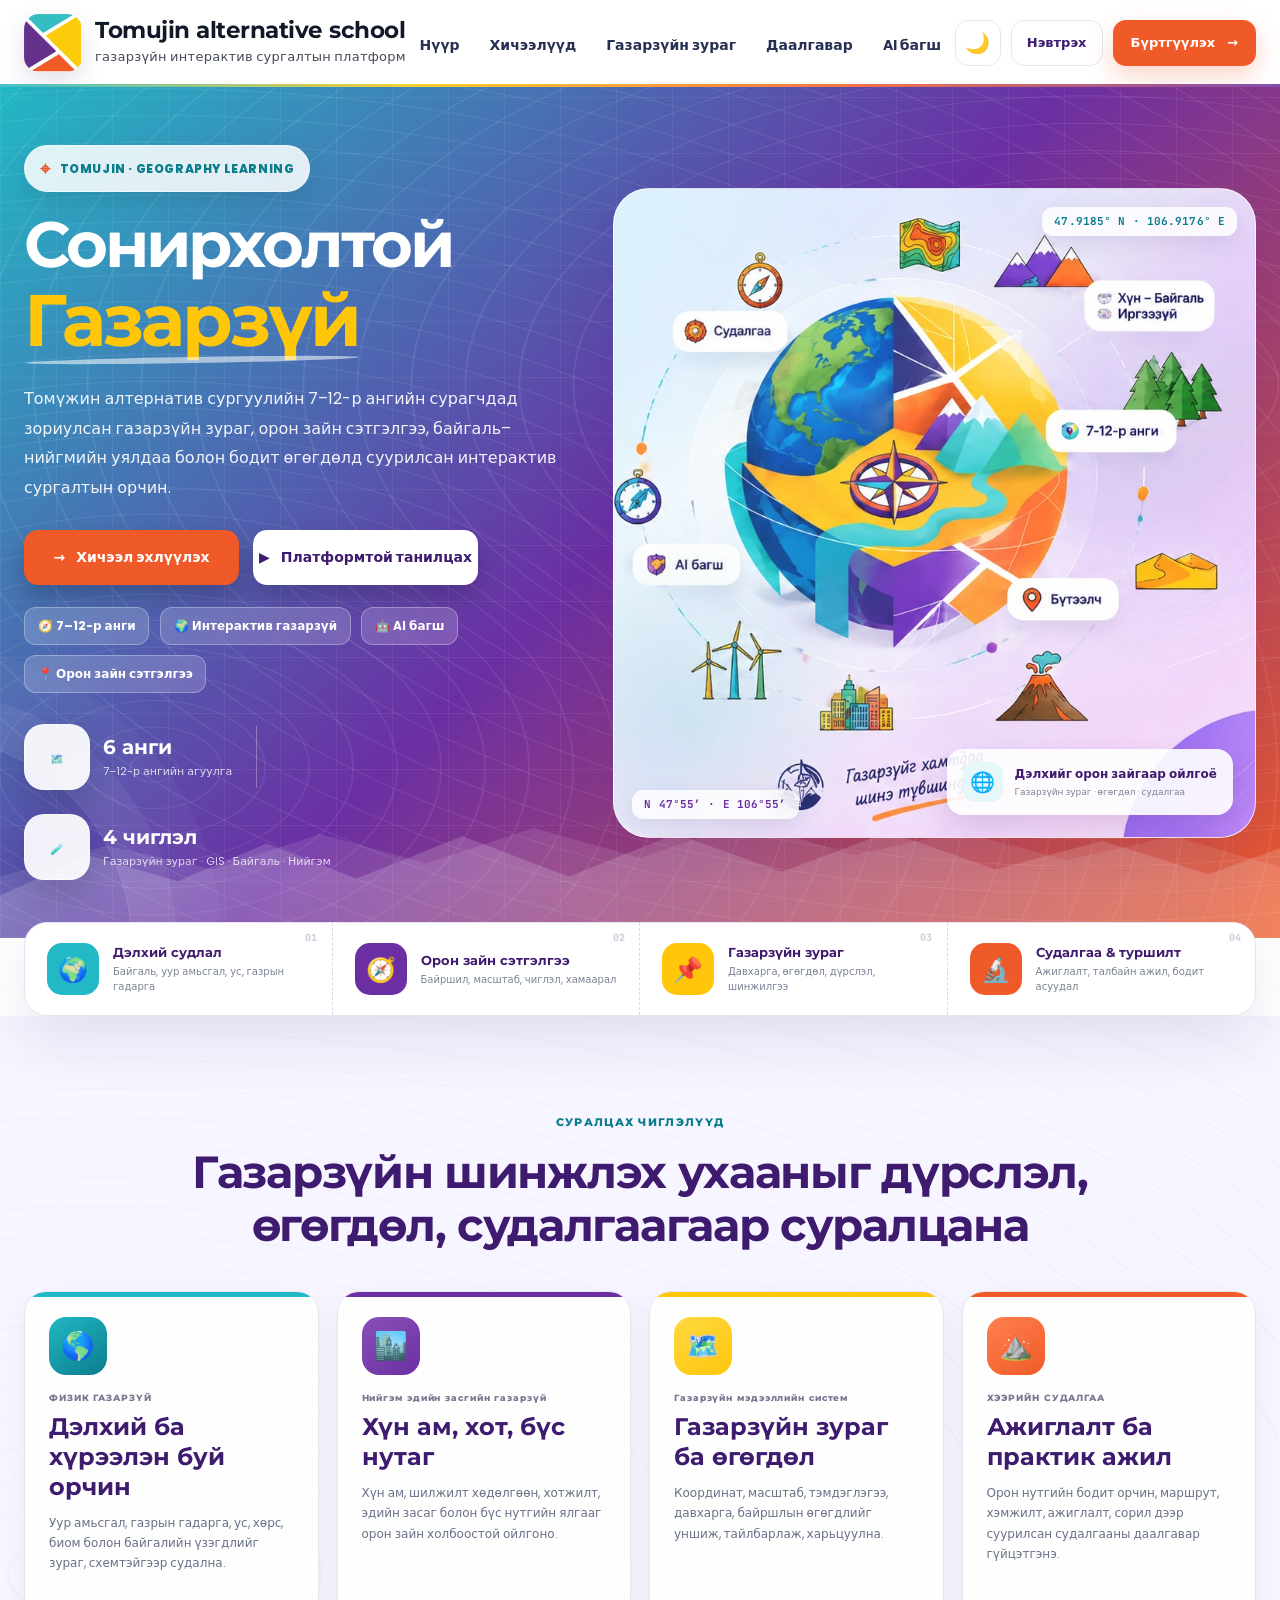
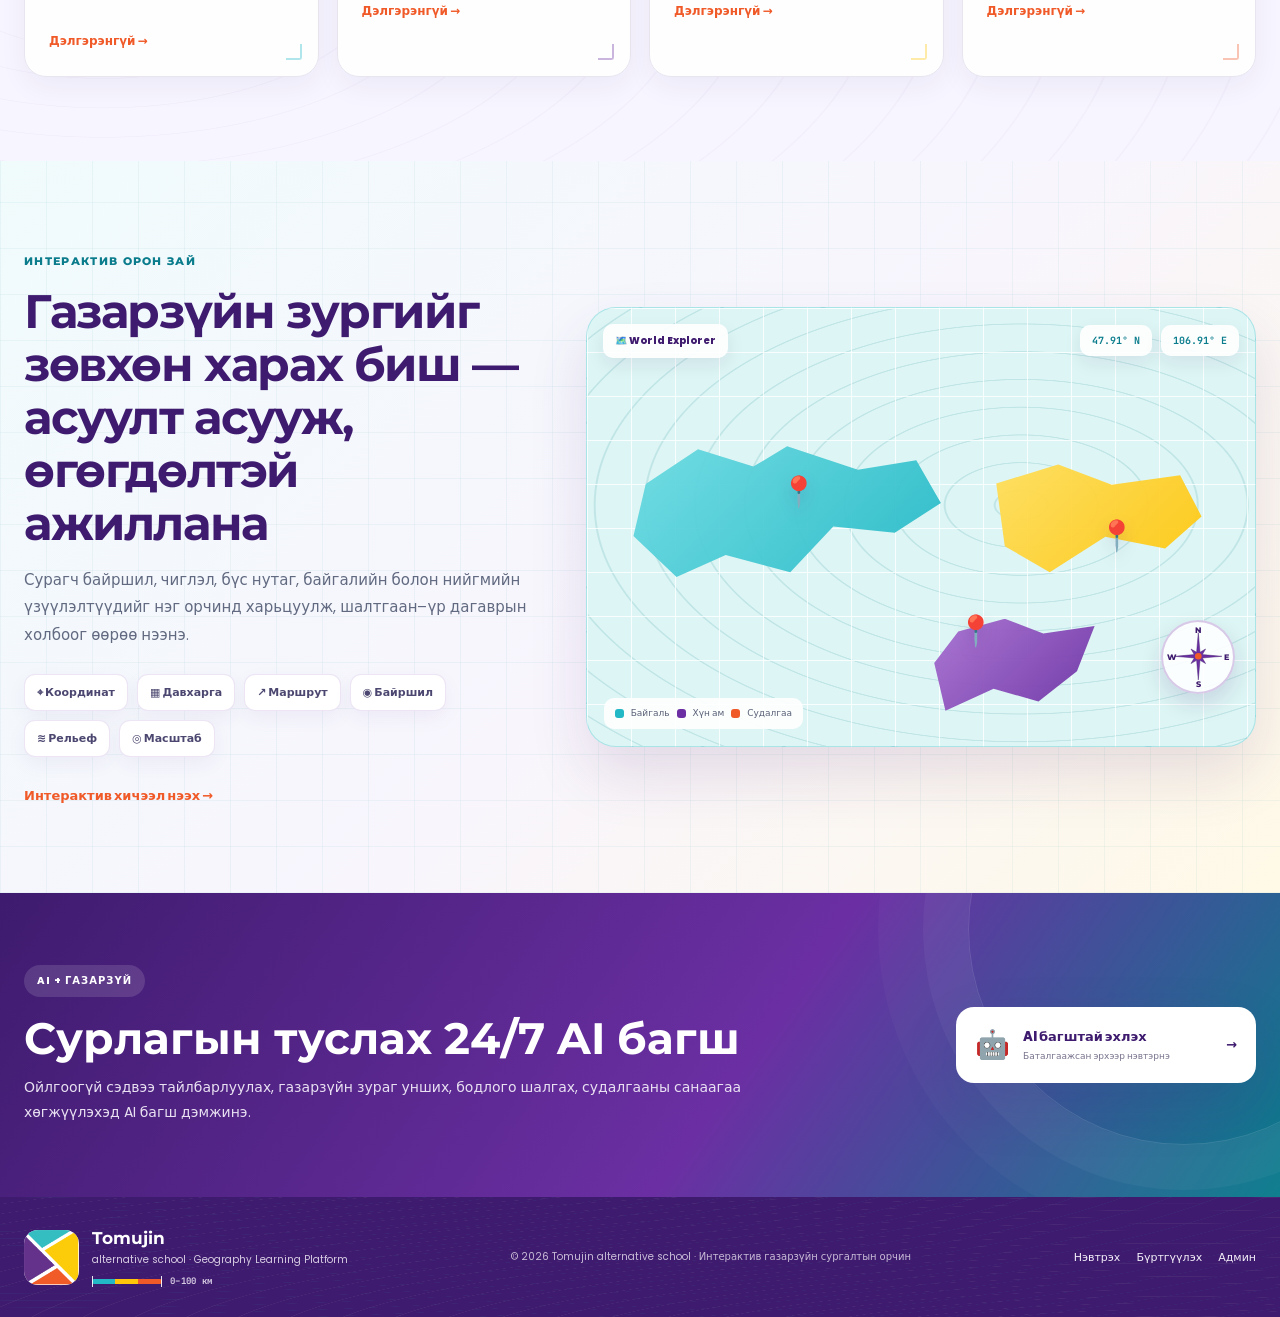
<file: index.html>
<!doctype html>
<html lang="mn">
<head>
  <meta charset="utf-8">
  <meta name="viewport" content="width=device-width,initial-scale=1">
  <meta name="description" content="Tomujin alternative school — 7–12-р ангийн газарзүйн интерактив сургалтын платформ">
  <meta name="theme-color" content="#ffffff">
  <title>Tomujin alternative school | Сонирхолтой Газарзүй</title>
  <link rel="preconnect" href="https://fonts.googleapis.com">
  <link rel="preconnect" href="https://fonts.gstatic.com" crossorigin>
  <link href="https://fonts.googleapis.com/css2?family=Montserrat:wght@500;600;700;800&family=Poppins:wght@400;500;600;700&family=JetBrains+Mono:wght@500;700&display=swap" rel="stylesheet">
  <link rel="stylesheet" href="/styles.css">
</head>
<body class="geo-home">
<header class="geo-header" id="top">
  <div class="geo-shell geo-nav">
    <a class="geo-brand" href="/" aria-label="Tomujin alternative school">
      <img src="assets/tomujin-logo.png" alt="Tomujin alternative school logo">
      <span class="geo-brand-copy">
        <strong>Tomujin alternative school</strong>
        <small> газарзүйн интерактив сургалтын платформ </small>
      </span>
    </a>

    <nav class="geo-links" id="mainNav" aria-label="Үндсэн цэс">
      <a href="#top">Нүүр</a>
      <a href="#courses">Хичээлүүд</a>
      <a href="#explorer">Газарзүйн зураг</a>
      <a href="/auth">Даалгавар</a>
      <a href="#ai">AI багш</a>
    </nav>

    <div class="geo-actions">
      <button class="geo-theme" id="themeToggle" type="button" aria-label="Өнгөний горим солих">🌙</button>
      <a class="geo-login" href="/auth">Нэвтрэх</a>
      <a class="geo-register" href="/auth?mode=register"><span>Бүртгүүлэх</span><b>→</b></a>
    </div>

    <button class="geo-menu" id="mobileMenuBtn" type="button" aria-label="Цэс" aria-expanded="false">☰</button>
  </div>
</header>

<main>
  <section class="geo-hero">
    <div class="geo-shell geo-hero-grid">
      <div class="geo-copy reveal">
        <div class="geo-kicker"><span>⌖</span> TOMUJIN · GEOGRAPHY LEARNING</div>
        <h1><span>Сонирхолтой</span><em>Газарзүй</em></h1>
        <p class="geo-lead">Томүжин алтернатив сургуулийн 7–12-р ангийн сурагчдад зориулсан газарзүйн зураг, орон зайн сэтгэлгээ, байгаль–нийгмийн уялдаа болон бодит өгөгдөлд суурилсан интерактив сургалтын орчин.</p>

        <div class="geo-cta-row">
          <a class="geo-cta geo-cta-orange" href="#courses"><span>→</span> Хичээл эхлүүлэх</a>
          <button class="geo-cta geo-cta-teal" id="introBtn" type="button"><span>▶</span> Платформтой танилцах</button>
        </div>

        <div class="geo-badge-row reveal">
          <span class="geo-chip chip-purple">🧭 7–12-р анги</span>
          <span class="geo-chip chip-teal">🌍 Интерактив газарзүй</span>
          <span class="geo-chip chip-lilac">🤖 AI багш</span>
          <span class="geo-chip chip-yellow">📍 Орон зайн сэтгэлгээ</span>
        </div>

        <div class="geo-metrics">
          <div class="geo-metric">
            <div class="metric-icon metric-books" aria-hidden="true"><span>🗺️</span></div>
            <div><b>6 анги</b><span>7–12-р ангийн агуулга</span></div>
          </div>
          <i></i>
          <div class="geo-metric">
            <div class="metric-icon metric-map" aria-hidden="true"><span>🧪</span></div>
            <div><b>4 чиглэл</b><span>Газарзүйн зураг · GIS · Байгаль · Нийгэм</span></div>
          </div>
        </div>
      </div>

      <div class="geo-art-wrap reveal" aria-label="Газарзүйн шинжлэх ухааны дүрслэл">
        <div class="geo-coordinate geo-coordinate-a">47.9185° N · 106.9176° E</div>
        <div class="geo-coordinate geo-coordinate-b">N 47°55′ · E 106°55′</div>
        <div class="geo-art-caption">
          <span>🌐</span>
          <div><strong>Дэлхийг орон зайгаар ойлгоё</strong><small>Газарзүйн зураг · өгөгдөл · судалгаа</small></div>
        </div>
      </div>
    </div>
    <div class="geo-ridge" aria-hidden="true">
      <svg viewBox="0 0 1440 110" preserveAspectRatio="none" xmlns="http://www.w3.org/2000/svg">
        <path class="ridge-back" d="M0,110 L0,58 120,32 240,52 360,22 480,47 600,17 720,42 840,12 960,40 1080,20 1200,44 1320,24 1440,50 1440,110 Z"/>
        <path class="ridge-front" d="M0,110 L0,74 100,40 200,62 300,30 400,60 520,24 640,58 760,22 880,54 1000,20 1120,52 1240,28 1360,56 1440,34 1440,110 Z"/>
      </svg>
    </div>
  </section>

  <section class="geo-principles" aria-label="Сургалтын үндсэн чиглэлүүд">
    <div class="geo-shell geo-principle-grid">
      <div class="geo-principle reveal"><span class="teal">🌍</span><div><b>Дэлхий судлал</b><small>Байгаль, уур амьсгал, ус, газрын гадарга</small></div></div>
      <div class="geo-principle reveal"><span class="purple">🧭</span><div><b>Орон зайн сэтгэлгээ</b><small>Байршил, масштаб, чиглэл, хамаарал</small></div></div>
      <div class="geo-principle reveal"><span class="yellow">📌</span><div><b>Газарзүйн зураг </b><small>Давхарга, өгөгдөл, дүрслэл, шинжилгээ</small></div></div>
      <div class="geo-principle reveal"><span class="orange">🔬</span><div><b>Судалгаа & туршилт</b><small>Ажиглалт, талбайн ажил, бодит асуудал</small></div></div>
    </div>
  </section>

  <section class="geo-courses" id="courses">
    <div class="geo-shell">
      <div class="geo-section-heading reveal">
        <span>СУРАЛЦАХ ЧИГЛЭЛҮҮД</span>
        <h2>Газарзүйн шинжлэх ухааныг дүрслэл, өгөгдөл, судалгаагаар суралцана</h2>
      </div>
      <div class="geo-course-grid">
        <a class="geo-course-card reveal card-teal" href="/auth">
          <div class="course-icon cyan">🌎</div>
          <small>ФИЗИК ГАЗАРЗҮЙ</small>
          <h3>Дэлхий ба хүрээлэн буй орчин</h3>
          <p>Уур амьсгал, газрын гадарга, ус, хөрс, биом болон байгалийн үзэгдлийг зураг, схемтэйгээр судална.</p>
          <span>Дэлгэрэнгүй →</span>
          <i class="card-mark" aria-hidden="true"></i>
        </a>
        <a class="geo-course-card reveal card-purple" href="/auth">
          <div class="course-icon purple">🏙️</div>
          <small>Нийгэм эдийн засгийн газарзүй</small>
          <h3>Хүн ам, хот, бүс нутаг</h3>
          <p>Хүн ам, шилжилт хөдөлгөөн, хотжилт, эдийн засаг болон бүс нутгийн ялгааг орон зайн холбоостой ойлгоно.</p>
          <span>Дэлгэрэнгүй →</span>
          <i class="card-mark" aria-hidden="true"></i>
        </a>
        <a class="geo-course-card reveal card-yellow" href="/auth">
          <div class="course-icon yellow">🗺️</div>
          <small>Газарзүйн мэдээллийн систем</small>
          <h3>Газарзүйн зураг ба өгөгдөл</h3>
          <p>Координат, масштаб, тэмдэглэгээ, давхарга, байршлын өгөгдлийг уншиж, тайлбарлаж, харьцуулна.</p>
          <span>Дэлгэрэнгүй →</span>
          <i class="card-mark" aria-hidden="true"></i>
        </a>
        <a class="geo-course-card reveal card-orange" href="/auth">
          <div class="course-icon orange">⛰️</div>
          <small>ХЭЭРИЙН СУДАЛГАА</small>
          <h3>Ажиглалт ба практик ажил</h3>
          <p>Орон нутгийн бодит орчин, маршрут, хэмжилт, ажиглалт, сорил дээр суурилсан судалгааны даалгавар гүйцэтгэнэ.</p>
          <span>Дэлгэрэнгүй →</span>
          <i class="card-mark" aria-hidden="true"></i>
        </a>
      </div>
    </div>
  </section>

  <section class="geo-explorer" id="explorer">
    <div class="geo-shell geo-explorer-grid">
      <div class="geo-explorer-copy reveal">
        <span class="geo-section-tag">ИНТЕРАКТИВ ОРОН ЗАЙ</span>
        <h2>Газарзүйн зургийг зөвхөн харах биш — асуулт асууж, өгөгдөлтэй ажиллана</h2>
        <p>Сурагч байршил, чиглэл, бүс нутаг, байгалийн болон нийгмийн үзүүлэлтүүдийг нэг орчинд харьцуулж, шалтгаан–үр дагаврын холбоог өөрөө нээнэ.</p>
        <div class="geo-tool-list">
          <span>⌖ Координат</span><span>▦ Давхарга</span><span>↗ Маршрут</span><span>◉ Байршил</span><span>≋ Рельеф</span><span>◎ Масштаб</span>
        </div>
        <a href="/auth" class="geo-inline-link">Интерактив хичээл нээх →</a>
      </div>
      <div class="geo-map-board reveal" aria-hidden="true">
        <div class="map-toolbar"><span>🗺️ World Explorer</span><b>47.91° N</b><b>106.91° E</b></div>
        <div class="map-land land-a"></div><div class="map-land land-b"></div><div class="map-land land-c"></div>
        <span class="map-pin pin-a">📍</span><span class="map-pin pin-b">📍</span><span class="map-pin pin-c">📍</span>
        <div class="map-compass" aria-hidden="true">
          <svg viewBox="0 0 74 74" xmlns="http://www.w3.org/2000/svg">
            <polygon points="37,5 39.3,31.5 46.9,27.1 42.5,34.7 69,37 42.5,39.3 46.9,46.9 39.3,42.5 37,69 34.7,42.5 27.1,46.9 31.5,39.3 5,37 31.5,34.7 27.1,27.1 34.7,31.5" fill="#6B2FA3" stroke="#3E1B6E" stroke-width="0.6" stroke-linejoin="round"/>
            <circle cx="37" cy="37" r="4.5" fill="#F05A28"/>
          </svg>
          <b class="compass-n">N</b><b class="compass-s">S</b><b class="compass-e">E</b><b class="compass-w">W</b>
        </div>
        <div class="map-legend"><i class="legend-teal"></i> Байгаль <i class="legend-purple"></i> Хүн ам <i class="legend-orange"></i> Судалгаа</div>
      </div>
    </div>
  </section>

  <section class="geo-ai" id="ai">
    <div class="geo-shell geo-ai-inner reveal">
      <div>
        <span class="geo-ai-pill">AI + ГАЗАРЗҮЙ</span>
        <h2>Сурлагын туслах 24/7 AI багш</h2>
        <p>Ойлгоогүй сэдвээ тайлбарлуулах, газарзүйн зураг унших, бодлого шалгах, судалгааны санаагаа хөгжүүлэхэд AI багш дэмжинэ.</p>
      </div>
      <a href="/auth" class="geo-ai-button"><b>🤖</b><span>AI багштай эхлэх<small>Баталгаажсан эрхээр нэвтэрнэ</small></span>→</a>
    </div>
  </section>
</main>

<footer class="geo-footer">
  <div class="geo-shell geo-footer-inner">
    <div class="geo-footer-brand-block">
      <div class="geo-footer-brand-mark"><img src="assets/tomujin-logo.png" alt="Tomujin alternative school logo"></div>
      <div class="geo-footer-brand-copy"><strong>Tomujin</strong><span>alternative school · Geography Learning Platform</span><div class="geo-scale-bar" aria-hidden="true"><i></i><b>0–100 км</b></div></div>
    </div>
    <p>© 2026 Tomujin alternative school · Интерактив газарзүйн сургалтын орчин</p>
    <div><a href="/auth">Нэвтрэх</a><a href="/auth?mode=register">Бүртгүүлэх</a><a href="/admin">Админ</a></div>
  </div>
</footer>

<div class="video-modal" id="videoModal" aria-hidden="true">
  <div class="video-box">
    <button class="modal-close" id="videoClose" aria-label="Хаах">×</button>
    <div class="video-placeholder"><span>🧭</span><h3>Сонирхолтой Газарзүй</h3><p>Tomujin alternative school-ийн өнгө төрхтэй, газарзүйн зураг, GIS, байгаль–нийгмийн сэдвийг нэгтгэсэн интерактив сургалтын орчин.</p><a href="/auth?mode=register" class="geo-register">Бүртгүүлэх →</a></div>
  </div>
</div>
<script src="/script.js"></script>
</body>
</html>
</file>
<file: styles.css>
:root{
  --teal:#22B8C5;
  --teal-deep:#0A7C8C;
  --purple:#6B2FA3;
  --purple-deep:#3E1B6E;
  --yellow:#FFC60A;
  --orange:#F05A28;
  --ink:#3E1B6E;
  --muted:#6C7570;
  --line:#E6E6F2;
  --line-soft:#EDE7F6;
  --paper:#FFFFFF;
  --soft:#F7F5FF;
  --soft-teal:#E6F7F9;
  --soft-purple:#F3EDFA;
  --soft-yellow:#FFF8E1;
  --soft-orange:#FFF0E9;
  --shadow:0 22px 60px rgba(62,27,110,.11);
}
*{box-sizing:border-box}
html{scroll-behavior:smooth}
body{margin:0;background:var(--paper);color:var(--ink);font-family:Poppins,system-ui,-apple-system,"Segoe UI",sans-serif}
a{text-decoration:none;color:inherit}button,input{font:inherit}.geo-shell{width:min(1360px,calc(100% - 48px));margin:0 auto}

/* Header — school brand sits in the upper-left corner. */
.geo-header{position:sticky;top:0;z-index:70;background:rgba(255,255,255,.94);backdrop-filter:blur(18px);border-bottom:1px solid rgba(62,27,110,.08)}
.geo-header:after{content:"";position:absolute;left:0;right:0;bottom:-1px;height:3px;background:linear-gradient(90deg,var(--teal),var(--yellow),var(--orange),var(--purple));opacity:.85}
.geo-nav{min-height:86px;display:grid;grid-template-columns:auto 1fr auto;align-items:center;gap:24px}
.geo-menu{display:none;border:0;background:transparent;font-size:28px;color:var(--purple-deep);cursor:pointer}
.geo-links{display:flex;align-items:center;justify-self:center;gap:30px;min-width:0}
.geo-links a{font-size:14px;font-weight:650;color:#263052;position:relative;padding:32px 0 28px;white-space:nowrap}
.geo-links a:after{content:"";position:absolute;left:0;right:100%;bottom:19px;height:3px;border-radius:99px;background:var(--teal);transition:.2s}
.geo-links a:hover{color:var(--purple)}.geo-links a:hover:after{right:0}
.geo-actions{display:flex;align-items:center;gap:10px}
.geo-theme,.geo-login,.geo-register{height:46px;border-radius:13px;display:inline-flex;align-items:center;justify-content:center;transition:.18s}
.geo-theme,.geo-login{padding:0 15px;border:1px solid var(--line);background:#fff;color:var(--purple-deep)}
.geo-theme{width:46px;padding:0;font-size:20px;cursor:pointer}.geo-login{font-size:13px;font-weight:650}
.geo-register{padding:0 18px;gap:12px;border:0;background:var(--orange);color:#fff;box-shadow:0 10px 24px rgba(240,90,40,.25);font-size:13px;font-weight:750}
.geo-theme:hover,.geo-login:hover{transform:translateY(-1px);border-color:#cfc7db}.geo-register:hover{transform:translateY(-2px)}
.geo-brand{justify-self:start;display:flex;align-items:center;gap:13px;min-width:230px}
.geo-brand img{width:58px;height:58px;object-fit:contain;border-radius:15px;box-shadow:0 9px 24px rgba(63,29,104,.14);flex:0 0 auto}
.geo-brand-copy{display:flex;flex-direction:column}.geo-brand-copy strong{font-family:Montserrat,sans-serif;font-size:23px;line-height:1;color:#111827;letter-spacing:-.5px}.geo-brand-copy small{font-size:13px;margin-top:5px;color:#444A59;letter-spacing:.02em}

/* Hero */
.geo-hero{position:relative;overflow:hidden;background:linear-gradient(135deg,var(--teal) 0%,var(--purple) 50%,var(--orange) 100%)}
.geo-hero:before{content:"";position:absolute;inset:0;pointer-events:none;opacity:.5;background-image:repeating-linear-gradient(0deg,rgba(255,255,255,.12) 0 1px,transparent 1px 56px),repeating-linear-gradient(90deg,rgba(255,255,255,.12) 0 1px,transparent 1px 56px),repeating-radial-gradient(ellipse at 85% 35%,transparent 0 27px,rgba(255,255,255,.16) 28px 29px,transparent 30px 54px),repeating-radial-gradient(ellipse at 12% 80%,transparent 0 22px,rgba(255,255,255,.14) 23px 24px,transparent 25px 44px)}
.geo-hero:after{content:"";position:absolute;width:410px;height:410px;border-radius:50%;left:-280px;bottom:-210px;border:1px solid rgba(255,255,255,.18);box-shadow:0 0 0 45px rgba(255,255,255,.05),0 0 0 90px rgba(255,255,255,.03)}
.geo-hero-grid{position:relative;z-index:2;display:grid;grid-template-columns:minmax(480px,.92fr) minmax(500px,1.08fr);gap:42px;align-items:center;min-height:calc(100vh - 86px);padding:48px 0}
.geo-ridge{position:absolute;left:0;right:0;bottom:0;height:130px;z-index:1;pointer-events:none}.geo-ridge svg{width:100%;height:100%;display:block}.geo-ridge .ridge-back{fill:#fff;opacity:.1}.geo-ridge .ridge-front{fill:#fff;opacity:.16}
.geo-copy{padding:10px 0}.geo-kicker{display:inline-flex;align-items:center;gap:9px;padding:9px 15px;border-radius:999px;background:rgba(255,255,255,.85);border:1px solid rgba(255,255,255,.5);color:var(--teal-deep);font-size:12px;font-weight:750;letter-spacing:.05em;box-shadow:0 8px 24px rgba(0,0,0,.1)}.geo-kicker span{font-size:18px;color:var(--orange)}
.geo-copy h1{margin:22px 0 0;font-family:Montserrat,sans-serif;line-height:.95;letter-spacing:-3px}.geo-copy h1 span,.geo-copy h1 em{display:block}.geo-copy h1 span{font-size:clamp(52px,5vw,78px);color:#fff}.geo-copy h1 em{font-style:normal;margin-top:10px;font-size:clamp(58px,5.7vw,88px);color:var(--yellow);position:relative;width:max-content;max-width:100%}.geo-copy h1 em:after{content:"";position:absolute;left:2px;right:0;bottom:-9px;height:6px;background:#fff;opacity:.55;border-radius:50%;transform:rotate(-1deg)}
.geo-lead{max-width:680px;margin:30px 0 0;font-size:16px;line-height:1.85;color:rgba(255,255,255,.92)}.geo-cta-row{display:flex;flex-wrap:wrap;gap:14px;margin-top:28px}.geo-cta{min-width:215px;height:55px;border-radius:14px;display:inline-flex;align-items:center;justify-content:center;gap:11px;color:#fff;font-size:14px;font-weight:750;border:0;cursor:pointer;transition:.18s}.geo-cta-orange{background:var(--orange);box-shadow:0 12px 26px rgba(0,0,0,.22)}.geo-cta-teal{background:#fff;color:var(--purple-deep);box-shadow:0 12px 26px rgba(0,0,0,.18)}.geo-cta:hover{transform:translateY(-2px)}.geo-cta:disabled,.geo-cta[disabled]{opacity:.55;cursor:not-allowed;transform:none}
.geo-badge-row{display:flex;flex-wrap:wrap;gap:10px;margin-top:22px}.geo-chip{display:inline-flex;align-items:center;padding:9px 13px;border-radius:12px;font-size:12px;font-weight:650;background:rgba(255,255,255,.16);border:1px solid rgba(255,255,255,.3);color:#fff;backdrop-filter:blur(6px)}
.geo-metrics{display:flex;align-items:center;gap:24px;margin-top:31px;flex-wrap:wrap}.geo-metrics>i{height:62px;width:1px;background:rgba(255,255,255,.3)}.geo-metric{display:flex;align-items:center;gap:13px}.metric-icon{width:66px;height:66px;border-radius:20px;display:grid;place-items:center;font-size:30px;box-shadow:0 13px 30px rgba(0,0,0,.14);border:1px solid rgba(255,255,255,.6);background:rgba(255,255,255,.92)}.geo-metric b{display:block;font-family:Montserrat,sans-serif;font-size:20px;color:#fff}.geo-metric span{display:block;margin-top:4px;font-size:11px;color:rgba(255,255,255,.78)}
.geo-art-wrap{min-height:650px;border-radius:36px;position:relative;overflow:hidden;background:linear-gradient(180deg,rgba(255,255,255,.05),rgba(255,255,255,.08)),url('assets/geography-hero-art.webp') center/cover no-repeat;box-shadow:0 28px 70px rgba(63,29,104,.12);border:1px solid rgba(255,255,255,.8)}
.geo-art-wrap:after{content:"";position:absolute;inset:0;background:linear-gradient(120deg,rgba(255,255,255,.12),transparent 45%),radial-gradient(circle at 12% 82%,rgba(56,185,190,.16),transparent 24%);pointer-events:none}
.geo-coordinate{position:absolute;z-index:3;padding:8px 12px;border-radius:11px;background:rgba(255,255,255,.82);backdrop-filter:blur(10px);box-shadow:0 8px 24px rgba(63,29,104,.1);font:700 11px/1.2 "JetBrains Mono",monospace;color:var(--teal-deep);letter-spacing:.01em}.geo-coordinate-a{right:18px;top:18px}.geo-coordinate-b{left:18px;bottom:18px;color:var(--purple)}
.geo-art-caption{position:absolute;z-index:4;right:22px;bottom:22px;display:flex;align-items:center;gap:12px;background:rgba(255,255,255,.9);padding:13px 16px;border-radius:16px;box-shadow:0 12px 30px rgba(63,29,104,.14)}.geo-art-caption>span{width:40px;height:40px;border-radius:12px;background:var(--soft-teal);display:grid;place-items:center;font-size:20px}.geo-art-caption strong{display:block;font-size:12px;color:var(--purple-deep)}.geo-art-caption small{display:block;margin-top:3px;font-size:9px;color:#7B8292}

/* Principles */
.geo-principles{position:relative;z-index:5;margin-top:-16px}.geo-principle-grid{counter-reset:principle;display:grid;grid-template-columns:repeat(4,1fr);background:#fff;border:1px solid var(--line);border-radius:23px;box-shadow:var(--shadow);overflow:hidden}.geo-principle{position:relative;counter-increment:principle;display:flex;align-items:center;gap:14px;padding:20px 22px;border-right:1px dashed rgba(107,47,163,.2)}.geo-principle:last-child{border-right:0}.geo-principle:before{content:"0" counter(principle);position:absolute;top:10px;right:14px;font:800 10px/1 "JetBrains Mono",monospace;color:rgba(62,27,110,.22);letter-spacing:.02em}.geo-principle>span{width:52px;height:52px;border-radius:15px;display:grid;place-items:center;font-size:24px;color:#fff;flex:0 0 auto}.geo-principle>span.teal{background:var(--teal)}.geo-principle>span.purple{background:var(--purple)}.geo-principle>span.yellow{background:var(--yellow)}.geo-principle>span.orange{background:var(--orange)}.geo-principle b{display:block;font-family:Montserrat,sans-serif;font-size:13px;color:var(--ink)}.geo-principle small{display:block;margin-top:5px;font-size:10px;line-height:1.45;color:#7A8294}

/* Courses */
.geo-courses{padding:92px 0 84px;background:var(--soft);position:relative}.geo-courses:before{content:"";position:absolute;inset:0;pointer-events:none;opacity:.55;background-image:repeating-radial-gradient(ellipse at 8% 75%,transparent 0 31px,rgba(103,51,147,.055) 32px 33px,transparent 34px 62px)}
.geo-courses>.geo-shell{position:relative;z-index:2}.geo-section-heading{text-align:center;max-width:900px;margin:0 auto 40px}.geo-section-heading>span,.geo-section-tag{font-family:Montserrat,sans-serif;font-size:11px;font-weight:800;letter-spacing:.12em;color:var(--teal-deep)}.geo-section-heading h2{margin:13px 0;font-family:Montserrat,sans-serif;font-size:clamp(32px,3.5vw,46px);line-height:1.17;letter-spacing:-1.3px;color:var(--purple-deep)}.geo-section-heading p{margin:0;font-size:15px;line-height:1.8;color:#697186}
.geo-course-grid{display:grid;grid-template-columns:repeat(4,1fr);gap:18px}.geo-course-card{position:relative;padding:25px 24px 24px;border:1px solid #E8E5EF;border-radius:22px;background:rgba(255,255,255,.94);box-shadow:0 10px 28px rgba(63,29,104,.055);transition:.2s;overflow:hidden}.geo-course-card:before{content:"";position:absolute;top:0;left:0;right:0;height:5px}.card-teal:before{background:var(--teal)}.card-purple:before{background:var(--purple)}.card-yellow:before{background:var(--yellow)}.card-orange:before{background:var(--orange)}.geo-course-card:hover{transform:translateY(-6px);box-shadow:0 22px 44px rgba(63,29,104,.11)}
.geo-course-card .card-mark{position:absolute;bottom:16px;right:16px;width:16px;height:16px;border-width:0 2px 2px 0;border-style:solid;opacity:.35;border-radius:0 0 3px 0}.card-teal .card-mark{border-color:var(--teal)}.card-purple .card-mark{border-color:var(--purple)}.card-yellow .card-mark{border-color:var(--yellow)}.card-orange .card-mark{border-color:var(--orange)}
.course-icon{width:58px;height:58px;border-radius:17px;display:grid;place-items:center;font-size:27px;margin-bottom:17px;color:#fff}.course-icon.cyan{background:linear-gradient(145deg,var(--teal),var(--teal-deep))}.course-icon.purple{background:linear-gradient(145deg,#8A50B7,var(--purple))}.course-icon.yellow{background:linear-gradient(145deg,#FFD942,var(--yellow))}.course-icon.orange{background:linear-gradient(145deg,#FF814E,var(--orange))}.geo-course-card small{display:block;font-family:Montserrat,sans-serif;font-size:9px;font-weight:800;letter-spacing:.1em;color:#7C7692}.geo-course-card h3{margin:9px 0 11px;font-family:Montserrat,sans-serif;font-size:24px;line-height:1.24;color:var(--ink)}.geo-course-card p{margin:0;color:#687186;line-height:1.7;font-size:12px;min-height:103px}.geo-course-card>span{display:inline-flex;margin-top:16px;font-size:12px;font-weight:750;color:var(--orange)}

/* Explorer */
.geo-explorer{padding:86px 0;background-image:repeating-linear-gradient(0deg,rgba(8,127,140,.05) 0 1px,transparent 1px 46px),repeating-linear-gradient(90deg,rgba(8,127,140,.05) 0 1px,transparent 1px 46px),linear-gradient(135deg,#F0FBFC,#F8F5FD 54%,#FFF9E7);overflow:hidden}.geo-explorer-grid{display:grid;grid-template-columns:.86fr 1.14fr;gap:56px;align-items:center}.geo-explorer-copy h2{margin:13px 0 16px;font-family:Montserrat,sans-serif;font-size:clamp(34px,3.7vw,49px);line-height:1.12;letter-spacing:-1.4px;color:var(--purple-deep)}.geo-explorer-copy p{margin:0;font-size:15px;line-height:1.85;color:#616A80}.geo-tool-list{display:flex;flex-wrap:wrap;gap:9px;margin:25px 0}.geo-tool-list span{padding:9px 12px;border-radius:11px;background:#fff;border:1px solid rgba(107,47,163,.12);box-shadow:0 7px 20px rgba(62,27,110,.05);font-size:11px;font-weight:700;color:#4B4770}.geo-inline-link{display:inline-flex;color:var(--orange);font-size:13px;font-weight:800}
.geo-map-board{position:relative;min-height:440px;border-radius:30px;overflow:hidden;border:1px solid rgba(34,184,197,.28);box-shadow:0 28px 60px rgba(62,27,110,.12);background-color:#DDF5F4;background-image:linear-gradient(rgba(255,255,255,.8) 1px,transparent 1px),linear-gradient(90deg,rgba(255,255,255,.8) 1px,transparent 1px),repeating-radial-gradient(ellipse at 65% 45%,transparent 0 25px,rgba(8,127,140,.13) 26px 27px,transparent 28px 50px);background-size:44px 44px,44px 44px,auto}.map-toolbar{position:absolute;z-index:5;top:16px;left:16px;right:16px;display:flex;align-items:center;gap:9px}.map-toolbar span,.map-toolbar b{background:rgba(255,255,255,.92);padding:9px 12px;border-radius:10px;box-shadow:0 7px 18px rgba(63,29,104,.08);font-size:10px}.map-toolbar span{margin-right:auto;font-weight:800;color:var(--purple-deep)}.map-toolbar b{color:var(--teal-deep);font-family:"JetBrains Mono",monospace}.map-land{position:absolute;filter:drop-shadow(0 10px 16px rgba(8,127,140,.08));opacity:.94}.land-a{width:46%;height:36%;left:7%;top:28%;background:linear-gradient(135deg,#6FDCE3,var(--teal));clip-path:polygon(4% 34%,21% 12%,39% 23%,50% 10%,73% 25%,92% 19%,100% 46%,85% 65%,65% 61%,51% 90%,30% 79%,14% 93%,0 67%)}.land-b{width:32%;height:27%;right:8%;top:35%;background:linear-gradient(135deg,#FFDE5C,var(--yellow));clip-path:polygon(4% 19%,33% 3%,58% 20%,90% 12%,100% 47%,83% 74%,55% 64%,29% 94%,8% 72%)}.land-c{width:24%;height:21%;right:24%;bottom:8%;background:linear-gradient(135deg,#A96FD1,var(--purple));clip-path:polygon(15% 14%,44% 0,68% 16%,100% 8%,89% 57%,65% 90%,37% 76%,7% 100%,0 48%)}.map-pin{position:absolute;z-index:4;font-size:30px;filter:drop-shadow(0 8px 8px rgba(63,29,104,.14))}.pin-a{left:29%;top:37%}.pin-b{right:18%;top:47%}.pin-c{right:39%;bottom:21%}.map-compass{position:absolute;z-index:4;right:20px;bottom:52px;width:74px;height:74px;border-radius:50%;background:rgba(255,255,255,.88);border:2px solid rgba(107,47,163,.25);display:grid;place-items:center;box-shadow:0 10px 22px rgba(62,27,110,.14)}.map-compass svg{width:78%;height:78%}.map-compass b{position:absolute;font:800 8px/1 Montserrat,sans-serif;color:var(--purple-deep)}.compass-n{top:4px;left:50%;transform:translateX(-50%)}.compass-s{bottom:4px;left:50%;transform:translateX(-50%)}.compass-e{right:4px;top:50%;transform:translateY(-50%)}.compass-w{left:4px;top:50%;transform:translateY(-50%)}.map-legend{position:absolute;z-index:4;left:17px;bottom:17px;padding:9px 11px;border-radius:10px;background:rgba(255,255,255,.92);font-size:9px;color:#596177;display:flex;align-items:center;gap:7px}.map-legend i{width:9px;height:9px;border-radius:3px}.legend-teal{background:var(--teal)}.legend-purple{background:var(--purple)}.legend-orange{background:var(--orange)}

/* AI + footer */
.geo-ai{padding:72px 0;background:linear-gradient(125deg,var(--purple-deep),var(--purple) 58%,var(--teal-deep));color:#fff;position:relative;overflow:hidden}.geo-ai:after{content:"";position:absolute;right:-120px;top:-180px;width:430px;height:430px;border-radius:50%;border:1px solid rgba(255,255,255,.13);box-shadow:0 0 0 45px rgba(255,255,255,.04),0 0 0 90px rgba(255,255,255,.025)}.geo-ai-inner{position:relative;z-index:2;display:flex;align-items:center;justify-content:space-between;gap:36px}.geo-ai-pill{display:inline-block;padding:8px 13px;border-radius:999px;background:rgba(255,255,255,.13);font-size:10px;font-weight:800;letter-spacing:.1em}.geo-ai h2{margin:14px 0 10px;font-family:Montserrat,sans-serif;font-size:clamp(32px,3.5vw,44px)}.geo-ai p{margin:0;max-width:760px;line-height:1.8;color:#E9E1F2;font-size:14px}.geo-ai-button{min-width:300px;padding:17px 19px;border-radius:18px;background:#fff;color:var(--purple-deep);display:flex;align-items:center;gap:13px;box-shadow:var(--shadow);font-size:13px;font-weight:750}.geo-ai-button b{font-size:28px}.geo-ai-button span{flex:1}.geo-ai-button small{display:block;margin-top:3px;font-size:9px;color:#79738C;font-weight:500}
.geo-footer{padding:31px 0;background:var(--purple-deep);color:#fff;position:relative;overflow:hidden}
.geo-footer:before{content:"";position:absolute;inset:0;pointer-events:none;opacity:.1;background-image:repeating-radial-gradient(ellipse at 92% 130%,transparent 0 26px,rgba(255,255,255,.5) 27px 28px,transparent 29px 50px),repeating-radial-gradient(ellipse at 4% -60%,transparent 0 22px,rgba(56,185,190,.6) 23px 24px,transparent 25px 44px)}
.geo-footer-inner{position:relative;z-index:1;display:flex;align-items:center;justify-content:space-between;gap:22px;flex-wrap:wrap}.geo-footer-brand-block{display:flex;align-items:center;gap:13px}.geo-footer-brand-mark{width:55px;height:55px;border-radius:14px;overflow:hidden;background:#fff}.geo-footer-brand-mark img{width:100%;height:100%;object-fit:contain}.geo-footer-brand-copy strong{display:block;font-family:Montserrat,sans-serif;font-size:17px}.geo-footer-brand-copy span{display:block;margin-top:4px;color:#D7CCE3;font-size:10px}
.geo-scale-bar{display:flex;align-items:center;gap:8px;margin-top:9px}.geo-scale-bar i{width:70px;height:5px;border-radius:2px;position:relative;background:linear-gradient(90deg,var(--teal) 0 33%,var(--yellow) 33% 66%,var(--orange) 66% 100%),repeating-linear-gradient(90deg,rgba(255,255,255,.9) 0 1px,transparent 1px 23.33px)}.geo-scale-bar i:before,.geo-scale-bar i:after{content:"";position:absolute;top:-3px;bottom:-3px;width:1px;background:rgba(255,255,255,.9)}.geo-scale-bar i:before{left:0}.geo-scale-bar i:after{right:0}.geo-scale-bar b{font:700 9px/1 "JetBrains Mono",monospace;color:#D7CCE3;letter-spacing:.03em;white-space:nowrap}.geo-footer p{margin:0;color:#C8BBD7;font-size:10px}.geo-footer-inner>div:last-child{display:flex;gap:16px;font-size:11px;color:#F4EFF9}

/* Modal / reveal */
.video-modal{position:fixed;inset:0;background:rgba(24,17,36,.67);z-index:300;display:none;place-items:center;padding:22px;backdrop-filter:blur(8px)}.video-modal.open{display:grid}.video-box{width:min(620px,100%);position:relative;border-radius:28px;background:#fff;overflow:hidden;box-shadow:0 28px 70px rgba(0,0,0,.25)}.modal-close{position:absolute;top:14px;right:14px;width:40px;height:40px;border:0;border-radius:50%;background:#fff;color:var(--purple-deep);font-size:25px;cursor:pointer;box-shadow:0 8px 18px rgba(0,0,0,.08)}.video-placeholder{padding:60px 34px 38px;text-align:center;background:linear-gradient(135deg,#fff,#F5F0FA)}.video-placeholder>span{display:grid;place-items:center;width:78px;height:78px;margin:0 auto 20px;border-radius:50%;background:linear-gradient(145deg,var(--teal),var(--purple));color:#fff;font-size:31px;box-shadow:0 14px 28px rgba(63,29,104,.18)}.video-placeholder h3{margin:0 0 10px;font-family:Montserrat,sans-serif;font-size:31px;color:var(--purple-deep)}.video-placeholder p{max-width:470px;margin:0 auto 25px;line-height:1.7;color:#626A7E;font-size:13px}.video-placeholder .geo-register{display:inline-flex}
.reveal{opacity:0;transform:translateY(16px);transition:opacity .6s ease,transform .6s ease}.reveal.visible{opacity:1;transform:none}

/* Dark mode */
body.geo-dark{background:#17111F;color:#F8F5FA}body.geo-dark .geo-header{background:rgba(24,17,34,.94);border-color:rgba(255,255,255,.08)}body.geo-dark .geo-brand-copy strong{color:#fff}body.geo-dark .geo-brand-copy small,body.geo-dark .geo-links a{color:#DDD2E6}body.geo-dark .geo-theme,body.geo-dark .geo-login{background:#281D34;border-color:#453255;color:#F0EAF4}body.geo-dark .geo-hero{background:linear-gradient(125deg,#171620,#151B28 33%,#20162B 68%,#241D13)}body.geo-dark .geo-hero:before{opacity:.2}body.geo-dark .geo-kicker{background:rgba(255,255,255,.06);border-color:rgba(56,185,190,.18);color:#9FE3E5}body.geo-dark .geo-copy h1 span{color:#fff}body.geo-dark .geo-lead{color:#C9C3D0}body.geo-dark .geo-metric b{color:#fff}body.geo-dark .geo-metric span{color:#BDB5C8}body.geo-dark .geo-principle-grid,body.geo-dark .geo-course-card{background:#21192A;border-color:#3A2B47}body.geo-dark .geo-principle{border-color:#3A2B47}body.geo-dark .geo-principle b,body.geo-dark .geo-course-card h3,body.geo-dark .geo-section-heading h2{color:#fff}body.geo-dark .geo-principle small,body.geo-dark .geo-course-card p,body.geo-dark .geo-section-heading p{color:#C9C1D2}body.geo-dark .geo-courses{background:#18121F}body.geo-dark .geo-explorer{background:linear-gradient(135deg,#142126,#1E1728 58%,#252016)}body.geo-dark .geo-explorer-copy h2{color:#fff}body.geo-dark .geo-explorer-copy p{color:#C9C1D2}body.geo-dark .geo-tool-list span{background:#251C30;border-color:#493759;color:#E6DCEA}

@media(max-width:1180px){
  .geo-nav{grid-template-columns:auto 1fr auto auto;gap:12px}.geo-brand{grid-column:1;min-width:0}.geo-actions{grid-column:3;justify-self:end}.geo-menu{display:block;grid-column:4;justify-self:end}.geo-links{position:absolute;top:86px;left:24px;right:24px;justify-self:stretch;display:none;flex-direction:column;align-items:stretch;gap:0;padding:10px;border-radius:18px;background:#fff;border:1px solid var(--line);box-shadow:var(--shadow);z-index:80}.geo-links.open{display:flex}.geo-links a{padding:13px 12px;border-radius:10px}.geo-links a:after{display:none}.geo-links a:hover{background:var(--soft-teal)}body.geo-dark .geo-links{background:#21192A;border-color:#3A2B47}
  .geo-hero-grid{grid-template-columns:1fr;min-height:auto}.geo-art-wrap{min-height:600px}.geo-principle-grid{grid-template-columns:1fr 1fr}.geo-principle:nth-child(2){border-right:0}.geo-principle:nth-child(-n+2){border-bottom:1px solid var(--line)}.geo-course-grid{grid-template-columns:1fr 1fr}.geo-explorer-grid{grid-template-columns:1fr;gap:38px}.geo-ai-inner{flex-direction:column;align-items:flex-start}
}
@media(max-width:760px){
  .geo-shell{width:calc(100% - 28px)}.geo-nav{min-height:72px;gap:8px}.geo-links{top:72px;left:14px;right:14px}.geo-brand{gap:9px}.geo-brand img{width:44px;height:44px;border-radius:12px}.geo-brand-copy{display:none}
  .geo-actions{gap:7px}.geo-theme{width:40px;height:40px;font-size:17px}.geo-login,.geo-register{height:40px;font-size:12px}.geo-login{padding:0 11px}.geo-register{padding:0 12px}.geo-register b{display:none}.geo-menu{font-size:25px}.geo-copy h1{letter-spacing:-2px}.geo-copy h1 span{font-size:42px}.geo-copy h1 em{font-size:49px}.geo-lead{font-size:14px;line-height:1.75}.geo-cta{width:100%;min-width:0}.geo-metrics{gap:14px}.geo-metrics>i{display:none}.geo-metric{width:100%}.geo-art-wrap{min-height:390px;background-size:cover}.geo-coordinate-b{display:none}.geo-art-caption{left:14px;right:14px;bottom:14px}.geo-principle-grid{grid-template-columns:1fr}.geo-principle{border-right:0!important;border-bottom:1px solid var(--line)}.geo-principle:last-child{border-bottom:0}.geo-course-grid{grid-template-columns:1fr}.geo-course-card p{min-height:0}.geo-explorer{padding:66px 0}.geo-map-board{min-height:350px}.map-toolbar b{display:none}.map-compass{width:62px;height:62px}.geo-ai{padding:60px 0}.geo-ai-button{width:100%;min-width:0}.geo-footer-inner{flex-direction:column;align-items:flex-start}.video-placeholder{padding:55px 22px 30px}
}
@media(max-width:430px){
  .geo-theme{display:none}.geo-login{padding:0 9px}.geo-register{padding:0 10px}
}
</file>
